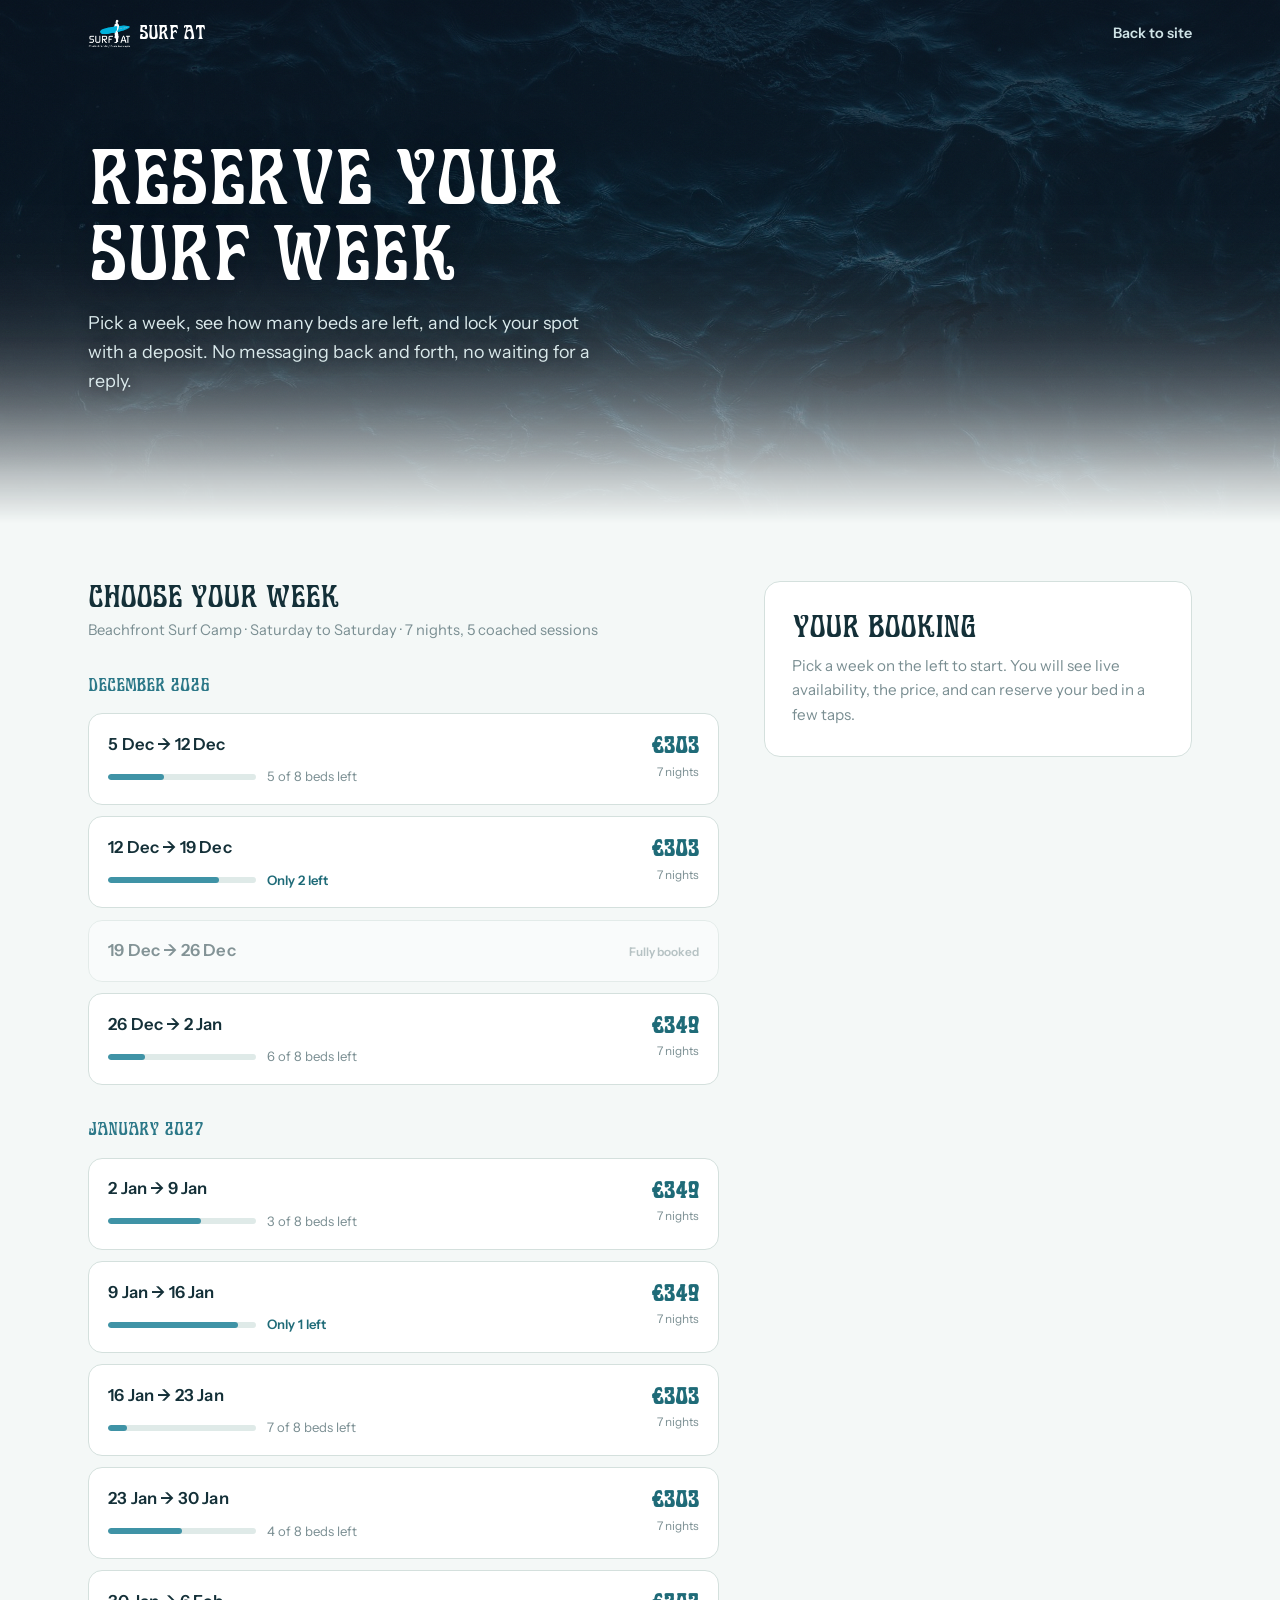
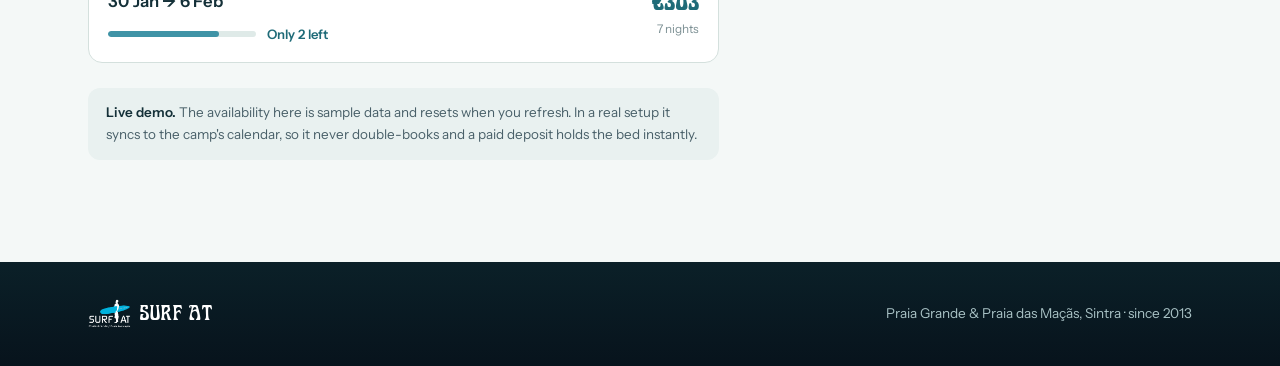
<file: book.html>
<!DOCTYPE html>
<html lang="en">
<head>
<meta charset="UTF-8" />
<meta name="viewport" content="width=device-width, initial-scale=1.0" />
<title>Book your week · Surf At — Sintra</title>
<meta name="description" content="Check live availability and reserve your surf week at Surf At, Sintra. Pick your week, see the price, pay a deposit." />
<link rel="preconnect" href="https://fonts.googleapis.com" />
<link rel="preconnect" href="https://fonts.gstatic.com" crossorigin />
<link href="https://fonts.googleapis.com/css2?family=Instrument+Sans:wght@400;500;600;700&display=swap" rel="stylesheet" />
<link rel="preload" href="assets/fonts/DisplayArtThree.woff2" as="font" type="font/woff2" crossorigin />
<link rel="stylesheet" href="styles.css" />
<link rel="stylesheet" href="book.css?v=2" />
</head>
<body class="book-body">

<!-- HEADER BAND — the site's own ocean surface, fading into the booking area -->
<section class="book-top">
  <div class="book-top__media"></div>
  <div class="book-top__grain"></div>
  <div class="book-top__inner">
    <nav class="book-nav">
      <a class="brand" href="index.html"><img src="assets/source/logo.png" alt="Surf At" />Surf At</a>
      <a class="back" href="index.html">Back to site</a>
    </nav>
    <div class="book-top__head">
      <h1>Reserve your<br>surf week</h1>
      <p class="book-top__lead">Pick a week, see how many beds are left, and lock your spot with a deposit. No messaging back and forth, no waiting for a reply.</p>
    </div>
  </div>
</section>

<main class="book-grid">
  <section class="avail">
    <div class="avail__head">
      <h2>Choose your week</h2>
      <p class="sub">Beachfront Surf Camp &middot; Saturday to Saturday &middot; 7 nights, 5 coached sessions</p>
    </div>
    <div id="weeks">
      <noscript><p class="sum-empty">This live booking demo needs JavaScript enabled. You can also <a href="index.html#request">request dates here</a>.</p></noscript>
    </div>
    <p class="demo-note"><b>Live demo.</b> The availability here is sample data and resets when you refresh. In a real setup it syncs to the camp's calendar, so it never double-books and a paid deposit holds the bed instantly.</p>
  </section>

  <aside class="summary" id="panel"></aside>
</main>

<footer class="book-foot">
  <div class="book-foot__inner">
    <a class="brand" href="index.html"><img src="assets/source/logo.png" alt="Surf At" />Surf At</a>
    <p>Praia Grande &amp; Praia das Ma&ccedil;&atilde;s, Sintra &middot; since 2013</p>
  </div>
</footer>

<script src="book.js?v=2"></script>
</body>
</html>
</file>
<file: styles.css>
/* ============================================================
   Surf At — one-page site
   Palette: softened coastal blue (Palette 1 refined). Headline: Display Art Three.
   Motion: reliable IntersectionObserver reveals + rAF parallax (see main.js).
   ============================================================ */
@font-face{font-family:"Display Art Three";src:url("assets/fonts/DisplayArtThree.woff2") format("woff2"),url("assets/fonts/DisplayArtThree.ttf") format("truetype");font-display:swap}

:root{
  --bg:#f4f8f7; --surface:#ffffff; --surface-2:#e9f1f0; --line:#d4e0dd;
  --ink:#143038; --ink-soft:#496069; --ink-faint:#7a8e92;
  --primary:#3f93a6; --primary-deep:#2c7888; --accent:#1f6b78;
  --deep:#0e2a31; --on-deep:#eef7f7; --on-deep-soft:#a9c2c5;
  --hero-ink:#f6fbfb; --eyebrow:#d2eaee;
  --font-d:"Display Art Three",cursive;
  --font-b:"Instrument Sans",system-ui,-apple-system,"Segoe UI",Roboto,sans-serif;
  --eo-expo:cubic-bezier(.19,1,.22,1); --eo-quint:cubic-bezier(.23,1,.32,1);
  --container:1200px; --gutter:clamp(1.25rem,5vw,3rem); --radius:16px;
  --display:clamp(3rem,7.5vw,6rem); --h2:clamp(2.1rem,4.4vw,3.4rem);
}
*{box-sizing:border-box;margin:0;padding:0}
html{scroll-behavior:smooth}
body{font-family:var(--font-b);background:var(--bg);color:var(--ink);line-height:1.6;-webkit-font-smoothing:antialiased;overflow-x:hidden}
img{display:block;max-width:100%}
a{color:inherit}
.container{max-width:var(--container);margin:0 auto;padding-inline:var(--gutter)}
.font-d{font-family:var(--font-d)}
.eyebrow{font-size:.76rem;font-weight:700;letter-spacing:.2em;text-transform:uppercase;color:var(--primary);display:inline-flex;align-items:center;gap:.6rem}
.eyebrow::before{content:"";width:26px;height:2px;background:var(--primary)}
.h2{font-family:var(--font-d);font-weight:400;font-size:var(--h2);line-height:1.02;color:var(--ink);margin:.5rem 0}
.lead{color:var(--ink-soft);font-size:clamp(1.05rem,1.4vw,1.25rem);max-width:46rem}
section{padding-block:clamp(4rem,9vw,8rem)}

/* ---------- buttons ---------- */
.btn{font-weight:600;font-size:.95rem;padding:.85rem 1.5rem;border-radius:99px;text-decoration:none;display:inline-block;border:2px solid transparent;cursor:pointer;transition:transform .15s var(--eo-quint),background .2s,box-shadow .2s}
.btn:active{transform:scale(.97)}
.btn--solid{background:var(--primary);color:#fff;box-shadow:0 6px 20px rgba(31,107,120,.28)}
.btn--solid:hover{background:var(--primary-deep)}
.btn--ghost{border-color:currentColor}

/* ---------- header ---------- */
.hdr{position:fixed;top:0;left:0;right:0;z-index:60;display:flex;align-items:center;justify-content:space-between;
     padding:1.05rem clamp(1.25rem,5vw,3rem);color:#fff;transition:background .3s,color .3s,box-shadow .3s,padding .3s}
.hdr.scrolled{background:rgba(244,248,247,.9);backdrop-filter:blur(12px);color:var(--ink);box-shadow:0 1px 0 var(--line);padding-block:.7rem}
.hdr .brand{display:flex;align-items:center;gap:.5rem;font-family:var(--font-d);font-size:1.2rem;text-decoration:none;filter:drop-shadow(0 1px 6px rgba(0,0,0,.35))}
.hdr.scrolled .brand{filter:none}
.hdr .brand img{height:30px}
.hdr nav{display:flex;align-items:center;gap:1.4rem}
.hdr nav a{font-size:.92rem;font-weight:600;text-decoration:none;position:relative;text-shadow:0 1px 4px rgba(0,0,0,.4)}
.hdr.scrolled nav a{text-shadow:none}
.hdr nav a:not(.cta)::after{content:"";position:absolute;left:0;bottom:-5px;width:0;height:2px;background:currentColor;transition:width .3s var(--eo-quint)}
.hdr nav a:not(.cta):hover::after{width:100%}
.hdr .cta{background:var(--primary);color:#fff;padding:.55rem 1.15rem;border-radius:99px;text-shadow:none;box-shadow:0 4px 14px rgba(0,0,0,.2)}
.nav-toggle{display:none;background:none;border:0;color:inherit;font-size:1.5rem;cursor:pointer}

/* ---------- hero ---------- */
.hero{position:relative;min-height:100svh;display:flex;align-items:center;justify-content:center;text-align:center;overflow:hidden;color:var(--hero-ink)}
.hero__media{position:absolute;inset:0;z-index:0;overflow:hidden;background:#0c2a30}
.hero__media video{width:100%;height:120%;object-fit:cover;object-position:center 42%;will-change:transform}
.js .hero__media video{opacity:0;transition:opacity .9s ease}     /* fade in once ready, no poster-swap */
.js .hero__media video.ready{opacity:1}
.hero__scrim{position:absolute;inset:0;z-index:1;background:
   radial-gradient(120% 90% at 50% 45%,transparent 28%,rgba(10,26,30,.5) 100%),
   linear-gradient(to top,rgba(10,26,30,.72),transparent 38%,rgba(10,26,30,.45))}
.hero__wash{position:absolute;inset:0;z-index:2;pointer-events:none;mix-blend-mode:soft-light;
   background:radial-gradient(55% 50% at 25% 30%,rgba(63,147,166,.9),transparent 60%),radial-gradient(50% 50% at 80% 70%,rgba(31,107,120,.75),transparent 60%);
   animation:drift 15s ease-in-out infinite alternate}
@keyframes drift{from{transform:translate3d(-4%,-3%,0) scale(1.05)}to{transform:translate3d(5%,4%,0) scale(1.15)}}
.hero__inner{position:relative;z-index:3;max-width:820px;padding:0 1.5rem}
.hero .eyebrow{color:var(--eyebrow);justify-content:center;text-shadow:0 1px 4px rgba(0,0,0,.5)}
.hero__title{font-family:var(--font-d);font-weight:400;font-size:var(--display);line-height:.96;margin:1rem 0;text-shadow:0 2px 30px rgba(0,0,0,.4)}
.hero__lead{font-size:clamp(1.05rem,1.5vw,1.3rem);max-width:36rem;margin:0 auto;opacity:.95}
.hero__actions{display:flex;gap:.8rem;justify-content:center;margin-top:2rem;flex-wrap:wrap}
.hero .btn--ghost{border-color:rgba(255,255,255,.85);color:#fff}
.hero__cue{position:absolute;left:50%;bottom:78px;z-index:4;transform:translateX(-50%);color:#fff;opacity:.8;animation:bob 1.8s ease-in-out infinite}
.hero__cue svg{width:28px;height:28px}
@keyframes bob{0%,100%{transform:translate(-50%,0)}50%{transform:translate(-50%,9px)}}
.marquee{position:absolute;left:0;right:0;bottom:0;z-index:4;background:rgba(10,26,30,.32);backdrop-filter:blur(4px);overflow:hidden;white-space:nowrap;padding:.7rem 0;border-top:1px solid rgba(255,255,255,.15)}
.marquee .track{display:inline-block;animation:scrollx 26s linear infinite;font-weight:600;letter-spacing:.05em;font-size:.84rem;color:#fff}
.marquee .track span{margin:0 1.3rem;opacity:.9}.marquee .track b{color:var(--primary)}
@keyframes scrollx{to{transform:translateX(-50%)}}

/* ---------- OCEAN — one continuous fixed water revealed through EVERY dark zone ---------- */
.deep,.stats,.request,.foot{position:relative;isolation:isolate;color:var(--on-deep);
  background:#08182a url("assets/source/deep-water.jpg") center/cover;background-attachment:fixed}
/* shared film grain */
.deep::after,.stats::after,.request::after,.foot::after{content:"";position:absolute;inset:0;z-index:0;pointer-events:none;opacity:.14;mix-blend-mode:soft-light;
  background-image:url("data:image/svg+xml,%3Csvg xmlns='http://www.w3.org/2000/svg' width='180' height='180'%3E%3Cfilter id='n'%3E%3CfeTurbulence type='fractalNoise' baseFrequency='0.9' numOctaves='2' stitchTiles='stitch'/%3E%3C/filter%3E%3Crect width='100%25' height='100%25' filter='url(%23n)'/%3E%3C/svg%3E")}
/* per-zone veils — long edge-fades for spacious light<->dark blends */
.deep::before{content:"";position:absolute;inset:0;z-index:0;pointer-events:none;background:
  linear-gradient(180deg,#0e2a31 0%,rgba(9,24,40,.35) 12%,rgba(7,20,36,.6) 46%,rgba(7,18,32,.85) 80%,rgba(7,18,32,.85) 90%,var(--bg) 100%)}
.stats::before{content:"";position:absolute;inset:0;z-index:0;pointer-events:none;background:
  linear-gradient(180deg,var(--bg) 0%,rgba(8,22,38,.55) 16%,rgba(8,22,38,.82) 32%,rgba(8,22,38,.82) 68%,rgba(8,22,38,.55) 84%,var(--bg) 100%)}
.request::before{content:"";position:absolute;inset:0;z-index:0;pointer-events:none;background:
  linear-gradient(180deg,var(--bg) 0%,rgba(8,22,38,.55) 18%,rgba(8,22,38,.86) 36%,rgba(8,22,38,.9) 100%)}
.foot::before{content:"";position:absolute;inset:0;z-index:0;pointer-events:none;background:
  linear-gradient(180deg,rgba(8,22,38,.9) 0%,rgba(4,12,24,.96) 100%)}
/* content above water/veil/grain */
.deep>section,.stats>.container,.request>.container,.foot>.container{position:relative;z-index:1}
/* generous padding so the fades span lots of space */
.deep{padding-bottom:clamp(4rem,9vw,8rem)}
.stats,.request{padding-block:clamp(7rem,14vw,12rem)}
.foot{padding-block:clamp(4.5rem,8vw,7rem)}
.deep .eyebrow{color:#86d2de}
.deep .h2{color:#fff}
.deep .lead{color:#dbeaec;text-shadow:0 1px 14px rgba(4,14,24,.55)}
/* mobile: portrait crop of the water — keeps resolution, far less zoom than the landscape slice */
@media(max-width:860px){.deep,.stats,.request,.foot{background-image:url("assets/source/deep-water-mobile.jpg");background-attachment:scroll}}

/* ---------- TRIBE (transparent over the deep backdrop) ---------- */
.tribe{position:relative;overflow:hidden}
.tribe__grid{display:grid;grid-template-columns:1.05fr .95fr;gap:clamp(2rem,5vw,4.5rem);align-items:center}
.tribe__media{position:relative}
.tribe__media .main{border-radius:var(--radius);overflow:hidden;aspect-ratio:5/4}
.tribe__media .main img{width:100%;height:100%;object-fit:cover}
.tribe__media .badge{position:absolute;right:-14px;bottom:-14px;background:var(--surface);border:1px solid var(--line);border-radius:14px;padding:.9rem 1.1rem;box-shadow:0 14px 30px rgba(20,48,56,.12);text-align:center}
.tribe__media .badge b{font-family:var(--font-d);font-size:1.6rem;color:var(--primary);display:block;line-height:1}
.tribe__media .badge span{font-size:.72rem;color:var(--ink-faint);text-transform:uppercase;letter-spacing:.08em}
.tribe__body p{margin-top:1rem;color:var(--on-deep-soft);font-size:1.08rem}
.tribe__body .btn{margin-top:1.6rem}

/* ---------- VALUES (Surf At's own four pillars + their brand icons) ---------- */
.values{background:transparent}
.deep .val{background:rgba(255,255,255,.05);border-color:rgba(255,255,255,.14)}
.deep .val:hover{box-shadow:0 18px 38px rgba(0,0,0,.32)}
.deep .val .ico{background:rgba(255,255,255,.92)}   /* keep light so the black brand icons read */
.deep .val h3{color:#fff}
.deep .val p{color:var(--on-deep-soft)}
.deep .founder b{color:#fff}
.deep .founder span{color:#c4d8da;text-shadow:0 1px 8px rgba(4,14,24,.5)}
.val-grid{display:grid;grid-template-columns:repeat(auto-fit,minmax(210px,1fr));gap:1.25rem;margin-top:2.8rem}
.val{background:var(--surface);border:1px solid var(--line);border-radius:var(--radius);padding:1.9rem 1.6rem;transition:transform .25s var(--eo-quint),box-shadow .25s}
.val:hover{transform:translateY(-6px);box-shadow:0 18px 38px rgba(20,48,56,.12)}
.val .ico{width:80px;height:80px;border-radius:18px;background:var(--bg);display:flex;align-items:center;justify-content:center;margin-bottom:1.1rem;transition:transform .4s var(--eo-quint)}
.val:hover .ico{transform:scale(1.08) rotate(-4deg)}
.val .ico img{width:48px;height:48px;object-fit:contain}
.val h3{font-family:var(--font-d);font-weight:400;font-size:1.55rem;color:var(--ink)}
.val p{color:var(--ink-soft);font-size:.95rem;margin-top:.45rem}

/* ---------- COACHES / founders (real smiling headshots) ---------- */
.founders{display:grid;grid-template-columns:1fr 1fr;gap:1.5rem;margin-top:2.8rem;max-width:820px}
.founder{margin:0}
.founder img{width:100%;aspect-ratio:1/1;object-fit:cover;object-position:center top;border-radius:var(--radius)}
.founder figcaption{margin-top:.9rem}
.founder b{font-size:1.15rem}
.founder span{display:block;color:var(--ink-soft);font-size:.9rem;margin-top:.15rem}

/* ---------- WEEK — sticky pinned scroll ---------- */
.week__layout{display:grid;grid-template-columns:1fr 1fr;gap:clamp(2rem,5vw,4rem);align-items:start}
.week__sticky{position:sticky;top:14vh;align-self:start}
.week__sticky .stage{border-radius:var(--radius);overflow:hidden;aspect-ratio:4/5;position:relative;background:var(--deep)}
.week__sticky .stage img{position:absolute;inset:0;width:100%;height:100%;object-fit:cover;opacity:0;transition:opacity .6s var(--eo-quint),transform 6s linear}
.week__sticky .stage img.active{opacity:1;transform:scale(1.06)}
.week__steps{display:flex;flex-direction:column;gap:1.5rem}
.step{min-height:62vh;display:flex;flex-direction:column;justify-content:center;padding:1.4rem 0;border-bottom:1px solid var(--line);opacity:.3;transition:opacity .45s var(--eo-quint)}
.step.active{opacity:1}
.step .k{font-family:var(--font-d);font-size:1.1rem;color:var(--primary)}
.step h3{font-size:1.5rem;margin:.3rem 0}
.step p{color:var(--ink-soft)}

/* ---------- PACKAGES — horizontal scroll-snap ---------- */
.pkg-wrap{margin-top:2.6rem;overflow-x:auto;scroll-snap-type:x mandatory;-webkit-overflow-scrolling:touch;padding-bottom:1rem}
.pkg-wrap::-webkit-scrollbar{height:8px}.pkg-wrap::-webkit-scrollbar-thumb{background:var(--line);border-radius:99px}
.pkg-row{display:flex;gap:1.25rem;width:max-content}
.pkg{scroll-snap-align:start;width:min(86vw,360px);background:var(--surface);border:1px solid var(--line);border-radius:var(--radius);overflow:hidden;display:flex;flex-direction:column}
.pkg__media{aspect-ratio:16/11;overflow:hidden}
.pkg__media img{width:100%;height:100%;object-fit:cover;transition:transform .5s var(--eo-quint)}
.pkg:hover .pkg__media img{transform:scale(1.05)}
.pkg__body{padding:1.5rem;display:flex;flex-direction:column;gap:.5rem;flex:1}
.pkg__body h3{font-size:1.3rem}
.pkg__price{font-family:var(--font-d);font-size:1.45rem;color:var(--accent)}
.pkg__price small{font-family:var(--font-b);font-size:.8rem;color:var(--ink-faint);font-weight:500}
.pkg__body ul{list-style:none;font-size:.9rem;color:var(--ink-soft);display:flex;flex-direction:column;gap:.25rem}
.pkg__body li{padding-left:1.1rem;position:relative}.pkg__body li::before{content:"✓";position:absolute;left:0;color:var(--primary);font-weight:700}
.pkg__body .btn{margin-top:auto;align-self:flex-start}
.hint{color:var(--ink-faint);font-size:.85rem;margin-top:.8rem}

/* ---------- STATS ---------- */
/* .stats background now comes from the shared OCEAN rule */
.stats .h2{color:#fff}.stats .lead{color:var(--on-deep-soft)}
.stat-grid{display:grid;grid-template-columns:repeat(auto-fit,minmax(160px,1fr));gap:1.5rem;margin-top:3rem}
.stat .big{font-family:var(--font-d);font-size:clamp(2.6rem,5vw,3.6rem);color:var(--primary);line-height:1}
.stat p{color:var(--on-deep-soft);margin-top:.4rem;font-size:.95rem}

/* ---------- REVIEWS / proof ---------- */
.proof{max-width:560px;margin:2.8rem auto 0;background:var(--surface);border:1px solid var(--line);border-radius:var(--radius);padding:2.6rem 2rem;text-align:center}
.proof__rating{display:flex;align-items:baseline;justify-content:center;gap:.55rem}
.proof__rating .stars{color:#e0a93b;font-size:1.7rem;letter-spacing:.1em}
.proof__rating b{font-family:var(--font-d);font-size:2.8rem;color:var(--ink);line-height:1}
.proof__rating small{color:var(--ink-faint)}
.proof__line{color:var(--ink-soft);margin:1rem 0 1.7rem}

/* ---------- LOCATION ---------- */
.loc{background:var(--surface-2)}
.loc__grid{display:grid;grid-template-columns:1.05fr 1fr;gap:clamp(2rem,5vw,4rem);align-items:center}
.loc__media{border-radius:var(--radius);overflow:hidden;aspect-ratio:4/3}
.loc__media img{width:100%;height:100%;object-fit:cover}

/* ---------- FAQ ---------- */
.faq{max-width:820px;margin-top:2.4rem}
.faq details{border-bottom:1px solid var(--line);padding:1.1rem 0}
.faq summary{font-weight:600;font-size:1.05rem;cursor:pointer;list-style:none;display:flex;justify-content:space-between;gap:1rem}
.faq summary::-webkit-details-marker{display:none}
.faq summary::after{content:"+";color:var(--primary);font-size:1.4rem;line-height:1}
.faq details[open] summary::after{content:"–"}
.faq p{margin-top:.7rem;color:var(--ink-soft)}

/* ---------- REQUEST ---------- */
/* .request background now comes from the shared OCEAN rule */
.request .h2{color:#fff}.request .lead{color:var(--on-deep-soft)}
.req__grid{display:grid;grid-template-columns:1fr 1fr;gap:3rem;align-items:start}
.form{display:grid;gap:1rem;margin-top:1.5rem}
.form label{font-size:.85rem;font-weight:600;display:block;margin-bottom:.3rem}
.form input,.form select,.form textarea{width:100%;padding:.8rem .9rem;border:1px solid rgba(255,255,255,.18);border-radius:10px;background:rgba(255,255,255,.06);color:#fff;font-family:inherit;font-size:.95rem}
.form input::placeholder{color:rgba(255,255,255,.4)}
.form input:focus,.form select:focus,.form textarea:focus{outline:none;border-color:var(--primary)}
.form select option{color:#000}

/* ---------- FOOTER ---------- */
.foot{color:var(--on-deep-soft)}
.foot .container{display:flex;flex-wrap:wrap;gap:2rem;justify-content:space-between}
.foot a{color:var(--on-deep-soft);text-decoration:none}.foot a:hover{color:#fff}
.foot .brand{font-family:var(--font-d);font-size:1.3rem;color:#fff;display:flex;gap:.5rem;align-items:center}
.foot .brand img{height:30px}

/* ---------- placeholder flag (no visible effect — kept only as an internal marker) ---------- */
.ph{}

/* ============ SCROLL MOTION (IO-driven, reliable) ============ */
.reveal{opacity:0;transform:translateY(38px);transition:opacity .8s var(--eo-expo),transform .8s var(--eo-expo)}
.reveal.in{opacity:1;transform:none}
.reveal[data-d="1"]{transition-delay:.08s}.reveal[data-d="2"]{transition-delay:.16s}
.reveal[data-d="3"]{transition-delay:.24s}.reveal[data-d="4"]{transition-delay:.32s}.reveal[data-d="5"]{transition-delay:.40s}
.reveal-scale{opacity:0;transform:scale(.94);transition:opacity .8s var(--eo-expo),transform .8s var(--eo-expo)}
.reveal-scale.in{opacity:1;transform:none}
[data-parallax]{will-change:transform}
img[data-parallax]{transform:scale(1.12)} /* base slack so parallax never shows edges */
.hero__inner .reveal{transition-duration:1s}

@media (prefers-reduced-motion:reduce){
  *{animation:none!important}
  .reveal,.reveal-scale{opacity:1!important;transform:none!important;transition:none!important}
  [data-parallax]{transform:none!important}
  .hero__media video{opacity:1!important}
  html{scroll-behavior:auto}
}

/* ---------- responsive ---------- */
@media(max-width:860px){
  .hdr nav{position:fixed;inset:60px 0 auto 0;flex-direction:column;align-items:stretch;background:var(--bg);padding:1rem var(--gutter);gap:0;display:none;box-shadow:0 10px 20px rgba(0,0,0,.1)}
  .hdr nav.open{display:flex}.hdr nav a{color:var(--ink);text-shadow:none;padding:.7rem 0;border-bottom:1px solid var(--line)}
  .hdr nav a:not(.cta)::after{display:none}.nav-toggle{display:block}
  .tribe__grid,.week__layout,.loc__grid,.req__grid{grid-template-columns:1fr}
  .week__sticky{position:static}.week__sticky .stage{aspect-ratio:16/10}
  /* no sticky on mobile: kill the tall scroll-steps and the dim, show a compact timeline */
  .step{min-height:auto;opacity:1;padding-block:.9rem}
  .stats,.request{padding-block:clamp(3.5rem,12vw,6rem)}
}
</file>
<file: book.css>
/* ============================================================
   Surf At — booking flow
   Built on the site's own tokens, fonts and ocean surface so the
   page reads as part of surfat, not a bolted-on widget.
   No eyebrow rules, no entrance-hidden content, no bloom shadows.
   ============================================================ */
.book-body{background:var(--bg);color:var(--ink)}

/* ---------- HEADER BAND: the site's signature water, resolving into the page ---------- */
.book-top{position:relative;isolation:isolate;overflow:hidden;color:var(--on-deep);
  background:var(--bg);                      /* continuous page colour underneath, so the fade has nothing to seam against */
  padding:0 0 clamp(5rem,10vw,8.5rem)}       /* tall tail: the long fade needs empty room below the copy */
/* The water + its darkening veil live on ONE layer whose own pixels are masked out,
   over a long, finely-eased fade. Masking the image (not overlaying page colour) is
   what removes the hard band at the join. */
.book-top__media,.book-top__grain{position:absolute;inset:0;z-index:0;pointer-events:none;
  -webkit-mask-image:linear-gradient(to bottom,#000 0%,#000 38%,rgba(0,0,0,.98) 50%,rgba(0,0,0,.94) 58%,
    rgba(0,0,0,.87) 65%,rgba(0,0,0,.77) 71%,rgba(0,0,0,.64) 77%,rgba(0,0,0,.5) 82%,rgba(0,0,0,.36) 87%,
    rgba(0,0,0,.23) 91%,rgba(0,0,0,.13) 95%,rgba(0,0,0,.05) 98%,transparent 100%);
          mask-image:linear-gradient(to bottom,#000 0%,#000 38%,rgba(0,0,0,.98) 50%,rgba(0,0,0,.94) 58%,
    rgba(0,0,0,.87) 65%,rgba(0,0,0,.77) 71%,rgba(0,0,0,.64) 77%,rgba(0,0,0,.5) 82%,rgba(0,0,0,.36) 87%,
    rgba(0,0,0,.23) 91%,rgba(0,0,0,.13) 95%,rgba(0,0,0,.05) 98%,transparent 100%)}
.book-top__media{
  background-image:linear-gradient(180deg,rgba(7,18,32,.84) 0%,rgba(8,22,38,.7) 40%,rgba(8,22,38,.66) 100%),
                   url("assets/source/deep-water.jpg");
  background-size:cover,cover;background-position:center,center}
/* the site's film grain, on the substrate, never over the content */
.book-top__grain{opacity:.14;mix-blend-mode:soft-light;
  background-image:url("data:image/svg+xml,%3Csvg xmlns='http://www.w3.org/2000/svg' width='180' height='180'%3E%3Cfilter id='n'%3E%3CfeTurbulence type='fractalNoise' baseFrequency='0.9' numOctaves='2' stitchTiles='stitch'/%3E%3C/filter%3E%3Crect width='100%25' height='100%25' filter='url(%23n)'/%3E%3C/svg%3E")}
.book-top__inner{position:relative;z-index:1;max-width:var(--container);margin:0 auto;padding-inline:var(--gutter)}

.book-nav{display:flex;align-items:center;justify-content:space-between;gap:1rem;padding-block:1.15rem}
.book-nav .brand{display:flex;align-items:center;gap:.5rem;font-family:var(--font-d);font-size:1.2rem;color:#fff;text-decoration:none}
.book-nav .brand img{height:30px}
.book-nav .back{font-size:.9rem;font-weight:600;color:#cfe3e6;text-decoration:none;transition:color .2s}
.book-nav .back:hover{color:#fff}

.book-top__head{padding-top:clamp(2.4rem,6vw,4.5rem);max-width:44rem}
.book-top h1{font-family:var(--font-d);font-weight:400;font-size:clamp(2.7rem,6.4vw,4.9rem);line-height:.97;
  color:#fff;text-shadow:0 2px 30px rgba(4,14,24,.45)}
.book-top__lead{margin-top:1.1rem;max-width:33rem;font-size:clamp(1.03rem,1.4vw,1.2rem);color:#dbeaec;
  text-shadow:0 1px 14px rgba(4,14,24,.5)}

/* ---------- LAYOUT ---------- */
.book-grid{max-width:var(--container);margin:0 auto;
  padding:clamp(2.4rem,5vw,3.6rem) var(--gutter) clamp(4rem,8vw,6.5rem);
  display:grid;grid-template-columns:1.4fr .95fr;gap:clamp(1.6rem,3.5vw,3rem);align-items:start}
.avail{padding-block:0}            /* cancel the site-wide section padding so columns top-align */
.avail__head{margin-bottom:1.8rem}
.avail h2,.summary h2{font-family:var(--font-d);font-weight:400;font-size:clamp(1.6rem,2.4vw,2.1rem);line-height:1.05}
.avail .sub{color:var(--ink-faint);font-size:.92rem;margin-top:.35rem}

/* month divider: display face, not another tracked-caps label */
.month-label{font-family:var(--font-d);font-size:1.15rem;color:var(--primary-deep);margin:1.9rem 0 .8rem}
.month-label:first-child{margin-top:0}

/* ---------- WEEK ROWS ---------- */
.week{display:flex;align-items:center;gap:1.1rem;width:100%;text-align:left;font:inherit;color:var(--ink);
  background:var(--surface);border:1px solid var(--line);border-radius:14px;padding:1.05rem 1.2rem;margin-bottom:.7rem;
  cursor:pointer;transition:border-color .18s,background .18s,transform .16s var(--eo-quint)}
.week:hover:not(.full){border-color:var(--primary);transform:translateX(3px)}
.week:focus-visible{outline:2px solid var(--primary);outline-offset:2px}
.week.sel{border-color:var(--primary);background:var(--surface-2)}
.week.full{opacity:.5;cursor:not-allowed}
.week__dates{flex:1;min-width:0}
.week__dates b{font-size:1.04rem;font-weight:600;display:block;letter-spacing:.01em}
.week__cap{margin-top:.55rem;display:flex;align-items:center;gap:.7rem}
.cap-track{height:6px;flex:1;max-width:148px;background:#dfeae8;border-radius:99px;overflow:hidden}
.week.sel .cap-track{background:#cfe0dd}
.cap-fill{height:100%;background:var(--primary);border-radius:99px;transition:width .4s var(--eo-quint)}
.cap-text{font-size:.82rem;color:var(--ink-faint);white-space:nowrap}
.cap-text.low{color:var(--accent);font-weight:600}
.week__price{text-align:right;white-space:nowrap}
.week__price b{font-family:var(--font-d);font-size:1.4rem;color:var(--accent);display:block;line-height:1}
.week__price span{font-size:.74rem;color:var(--ink-faint)}
.week__full-tag{font-size:.84rem;font-weight:600;color:var(--ink-faint)}

/* ---------- demo honesty note ---------- */
.demo-note{margin-top:1.6rem;background:var(--surface-2);border-radius:12px;padding:.9rem 1.1rem;
  font-size:.84rem;line-height:1.6;color:var(--ink-soft)}
.demo-note b{color:var(--ink);font-weight:600}

/* ---------- SUMMARY PANEL ---------- */
.summary{position:sticky;top:1.5rem;scroll-margin-top:1.5rem;background:var(--surface);
  border:1px solid var(--line);border-radius:var(--radius);padding:1.8rem 1.7rem}
#weeks{scroll-margin-top:1.5rem}
.sum-empty{color:var(--ink-faint);font-size:.95rem;line-height:1.6;margin-top:.7rem}
.sum-line{display:flex;justify-content:space-between;align-items:center;gap:1rem;padding:.52rem 0;font-size:.95rem}
.sum-line>span{color:var(--ink-soft)}
.sum-line b{font-weight:600}
.sum-div{height:1px;background:var(--line);margin:.7rem 0}
.summary h2+.sum-line{margin-top:.9rem}

.stepper{display:inline-flex;align-items:center;border:1px solid var(--line);border-radius:99px;overflow:hidden}
.stepper button{width:38px;height:36px;border:0;background:var(--surface);color:var(--ink);font-size:1.2rem;
  line-height:1;cursor:pointer;font-family:inherit;transition:background .16s}
.stepper button:hover:not(:disabled){background:var(--surface-2)}
.stepper button:disabled{color:#b8c6c8;cursor:not-allowed}
.stepper .stepper__val{min-width:34px;text-align:center;font-weight:600}

.field{margin:.9rem 0}
.field label{display:block;font-size:.83rem;font-weight:600;margin-bottom:.35rem;color:var(--ink-soft)}
.field input{width:100%;padding:.75rem .9rem;border:1px solid var(--line);border-radius:10px;
  background:var(--bg);color:var(--ink);font-family:inherit;font-size:.95rem;transition:border-color .16s}
.field input:focus{outline:none;border-color:var(--primary)}

.deposit{display:flex;justify-content:space-between;align-items:baseline;gap:1rem;
  margin:1rem 0 1.1rem;padding-top:.9rem;border-top:1px solid var(--line)}
.deposit>span:first-child{color:var(--ink-soft);font-size:.95rem}
.deposit .amt{font-family:var(--font-d);font-size:2rem;color:var(--ink);line-height:1}
.summary .btn--solid{width:100%;text-align:center}
.summary .btn:disabled{opacity:.45;cursor:not-allowed;box-shadow:none}
.mini-note{font-size:.78rem;color:var(--ink-faint);margin-top:.85rem;text-align:center;line-height:1.55}

/* ---------- CONFIRMATION ---------- */
.conf{text-align:center}
.conf svg{width:54px;height:54px;display:block;margin:.2rem auto .9rem}
.conf h3{font-family:var(--font-d);font-weight:400;font-size:1.9rem;line-height:1.05}
.conf .ref{font-size:.9rem;color:var(--ink-soft);margin:.4rem 0 1.3rem}
.conf .ref b{color:var(--ink);letter-spacing:.05em}
.conf .recap{background:var(--surface-2);border-radius:12px;padding:.6rem 1.05rem;text-align:left;margin-bottom:1.3rem}
.conf .recap .sum-line{padding:.45rem 0}
.conf .pay{width:100%;text-align:center}
.conf .again{margin-top:1rem;font-size:.87rem;color:var(--ink-soft);background:none;border:0;
  cursor:pointer;text-decoration:underline;font-family:inherit}
.conf .again:hover{color:var(--primary)}

/* ---------- FOOTER (the site's dark floor) ---------- */
.book-foot{background:#07142099;background:linear-gradient(180deg,#0b2028,#07131c);color:var(--on-deep-soft)}
.book-foot__inner{max-width:var(--container);margin:0 auto;padding:2.2rem var(--gutter);
  display:flex;align-items:center;justify-content:space-between;gap:1.2rem;flex-wrap:wrap}
.book-foot .brand{display:flex;align-items:center;gap:.5rem;font-family:var(--font-d);font-size:1.3rem;color:#fff;text-decoration:none}
.book-foot .brand img{height:30px}
.book-foot p{font-size:.85rem}

@media(max-width:860px){
  .book-grid{grid-template-columns:1fr}
  .summary{position:static}
  .book-top h1{font-size:clamp(2.4rem,10vw,3.4rem)}
  .book-foot__inner{flex-direction:column;align-items:flex-start}
}
@media (prefers-reduced-motion:reduce){
  .week,.cap-fill,.stepper button,.field input{transition:none!important}
}
</file>
